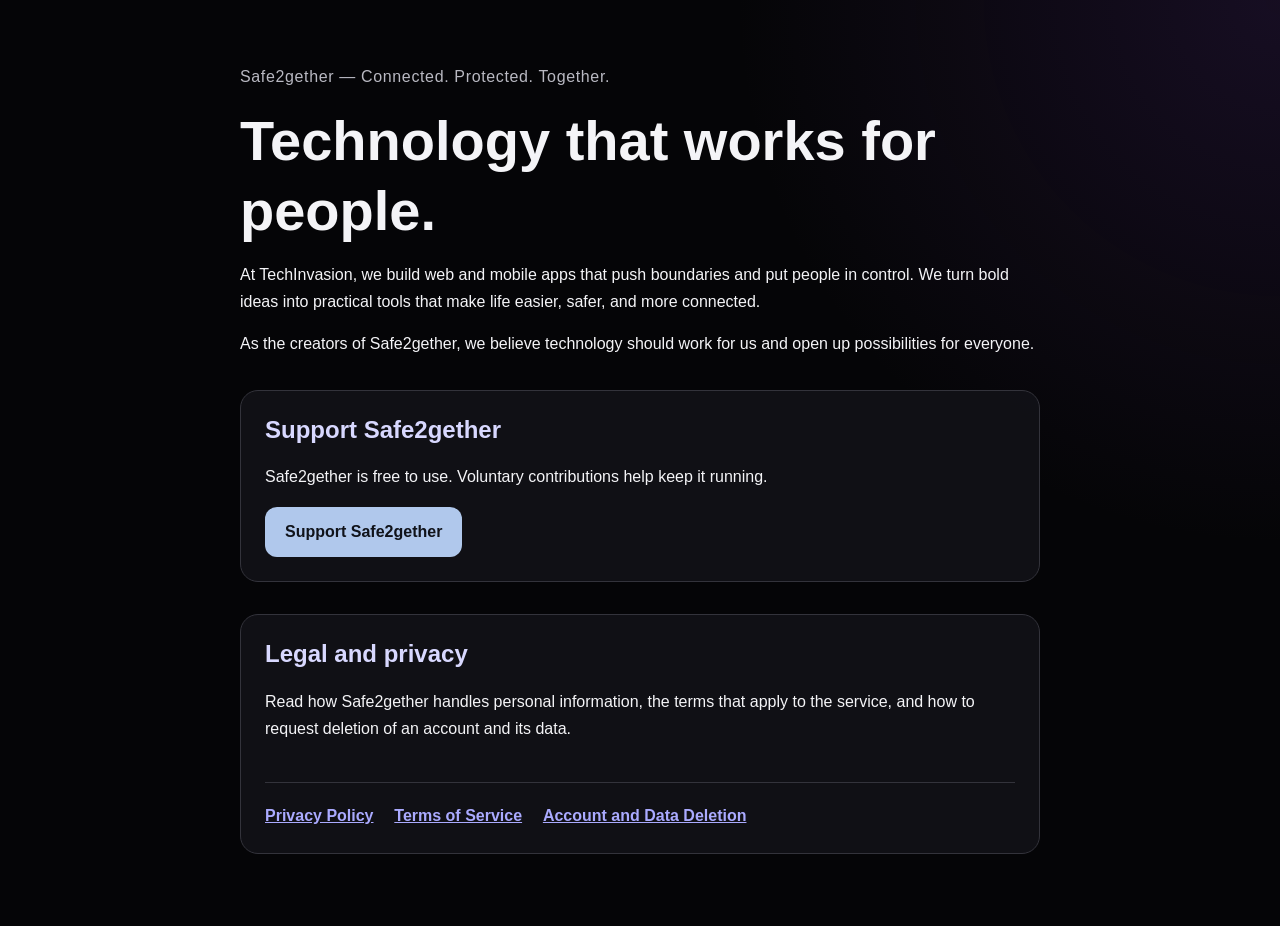
<file: index.html>
<!doctype html>
<html lang="en">
<head>
  <meta charset="utf-8">
  <meta name="viewport" content="width=device-width, initial-scale=1">
  <meta name="description" content="TechInvasion builds web and mobile apps that make life easier, safer, and more connected.">
  <title>TechInvasion | Creators of Safe2gether</title>
  <link rel="stylesheet" href="assets/style.css">
</head>
<body>
<main>
  <p class="brand">Safe2gether — Connected. Protected. Together.</p>
  <h1>Technology that works for people.</h1>
  <p>At TechInvasion, we build web and mobile apps that push boundaries and put
    people in control. We turn bold ideas into practical tools that make life
    easier, safer, and more connected.</p>
  <p>As the creators of Safe2gether, we believe technology should work for us
    and open up possibilities for everyone.</p>
  <div class="card">
    <h2>Support Safe2gether</h2>
    <p>Safe2gether is free to use. Voluntary contributions help keep it running.</p>
    <a class="button" href="/donation/payment/">Support Safe2gether</a>
  </div>
  <div class="card">
    <h2>Legal and privacy</h2>
    <p>Read how Safe2gether handles personal information, the terms that apply
    to the service, and how to request deletion of an account and its data.</p>
    <nav>
      <a href="privacy/">Privacy Policy</a>
      <a href="terms/">Terms of Service</a>
      <a href="data-deletion/">Account and Data Deletion</a>
    </nav>
  </div>
</main>
</body>
</html>
</file>
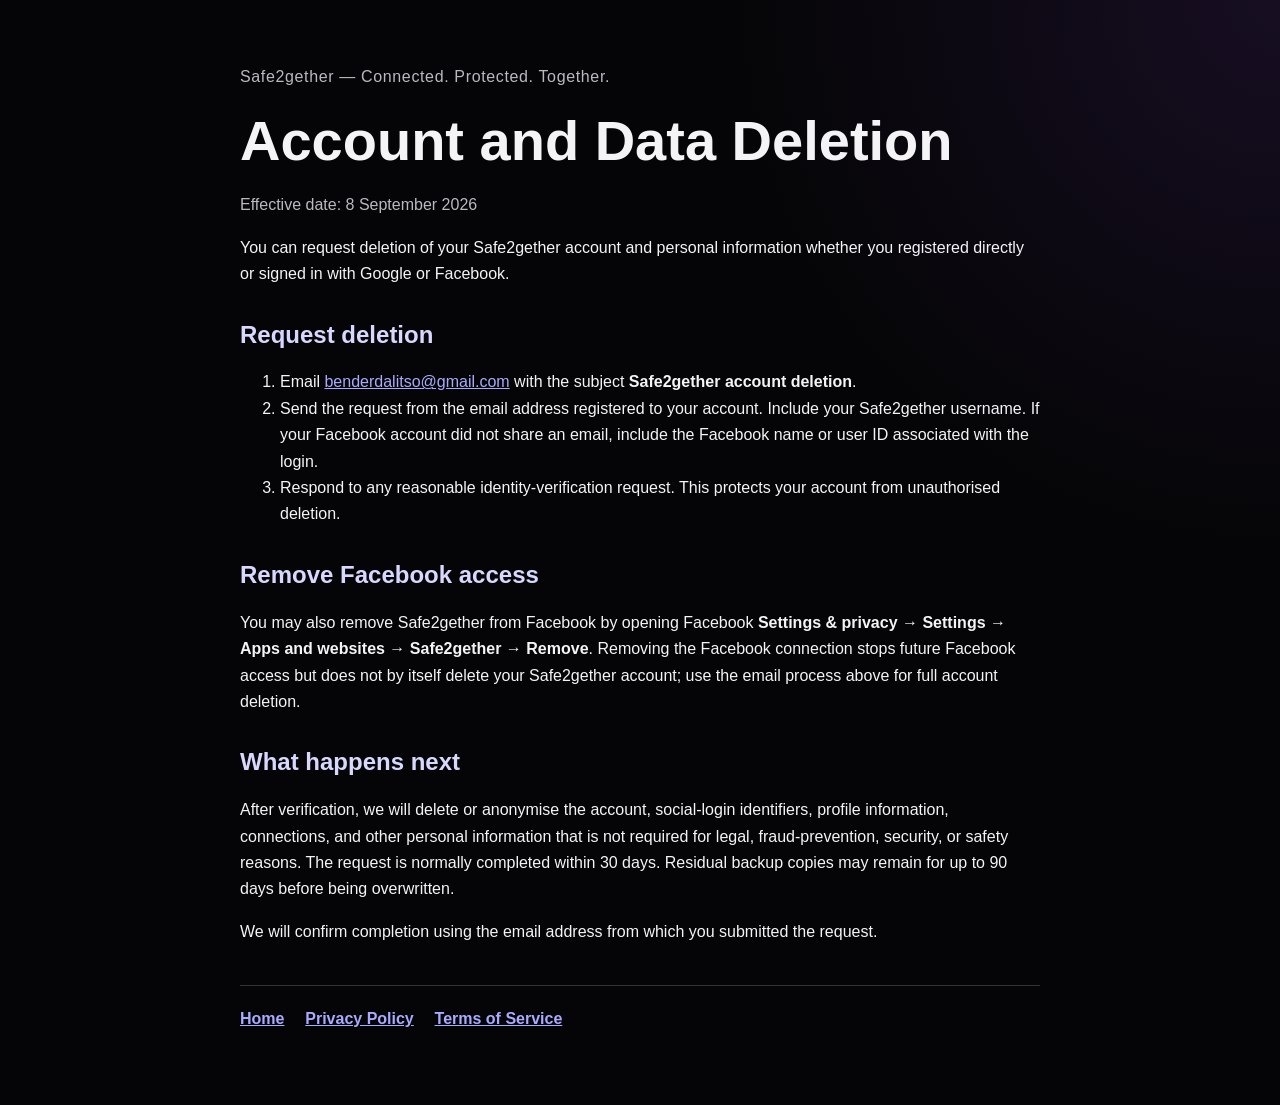
<file: data-deletion/index.html>
<!doctype html>
<html lang="en">
<head>
  <meta charset="utf-8">
  <meta name="viewport" content="width=device-width, initial-scale=1">
  <meta name="description" content="Instructions for deleting a Safe2gether account and personal data.">
  <title>Account and Data Deletion | Safe2gether</title>
  <link rel="stylesheet" href="../assets/style.css">
</head>
<body>
<main>
  <p class="brand">Safe2gether — Connected. Protected. Together.</p>
  <h1>Account and Data Deletion</h1>
  <p class="updated">Effective date: 8 September 2026</p>

  <p>You can request deletion of your Safe2gether account and personal information
  whether you registered directly or signed in with Google or Facebook.</p>

  <h2>Request deletion</h2>
  <ol>
    <li>Email <a href="mailto:benderdalitso@gmail.com?subject=Safe2gether%20account%20deletion">benderdalitso@gmail.com</a>
    with the subject <strong>Safe2gether account deletion</strong>.</li>
    <li>Send the request from the email address registered to your account. Include
    your Safe2gether username. If your Facebook account did not share an email,
    include the Facebook name or user ID associated with the login.</li>
    <li>Respond to any reasonable identity-verification request. This protects your
    account from unauthorised deletion.</li>
  </ol>

  <h2>Remove Facebook access</h2>
  <p>You may also remove Safe2gether from Facebook by opening Facebook
  <strong>Settings &amp; privacy</strong> → <strong>Settings</strong> →
  <strong>Apps and websites</strong> → <strong>Safe2gether</strong> →
  <strong>Remove</strong>. Removing the Facebook connection stops future Facebook
  access but does not by itself delete your Safe2gether account; use the email
  process above for full account deletion.</p>

  <h2>What happens next</h2>
  <p>After verification, we will delete or anonymise the account, social-login
  identifiers, profile information, connections, and other personal information
  that is not required for legal, fraud-prevention, security, or safety reasons.
  The request is normally completed within 30 days. Residual backup copies may
  remain for up to 90 days before being overwritten.</p>

  <p>We will confirm completion using the email address from which you submitted
  the request.</p>

  <nav>
    <a href="../">Home</a>
    <a href="../privacy/">Privacy Policy</a>
    <a href="../terms/">Terms of Service</a>
  </nav>
</main>
</body>
</html>
</file>
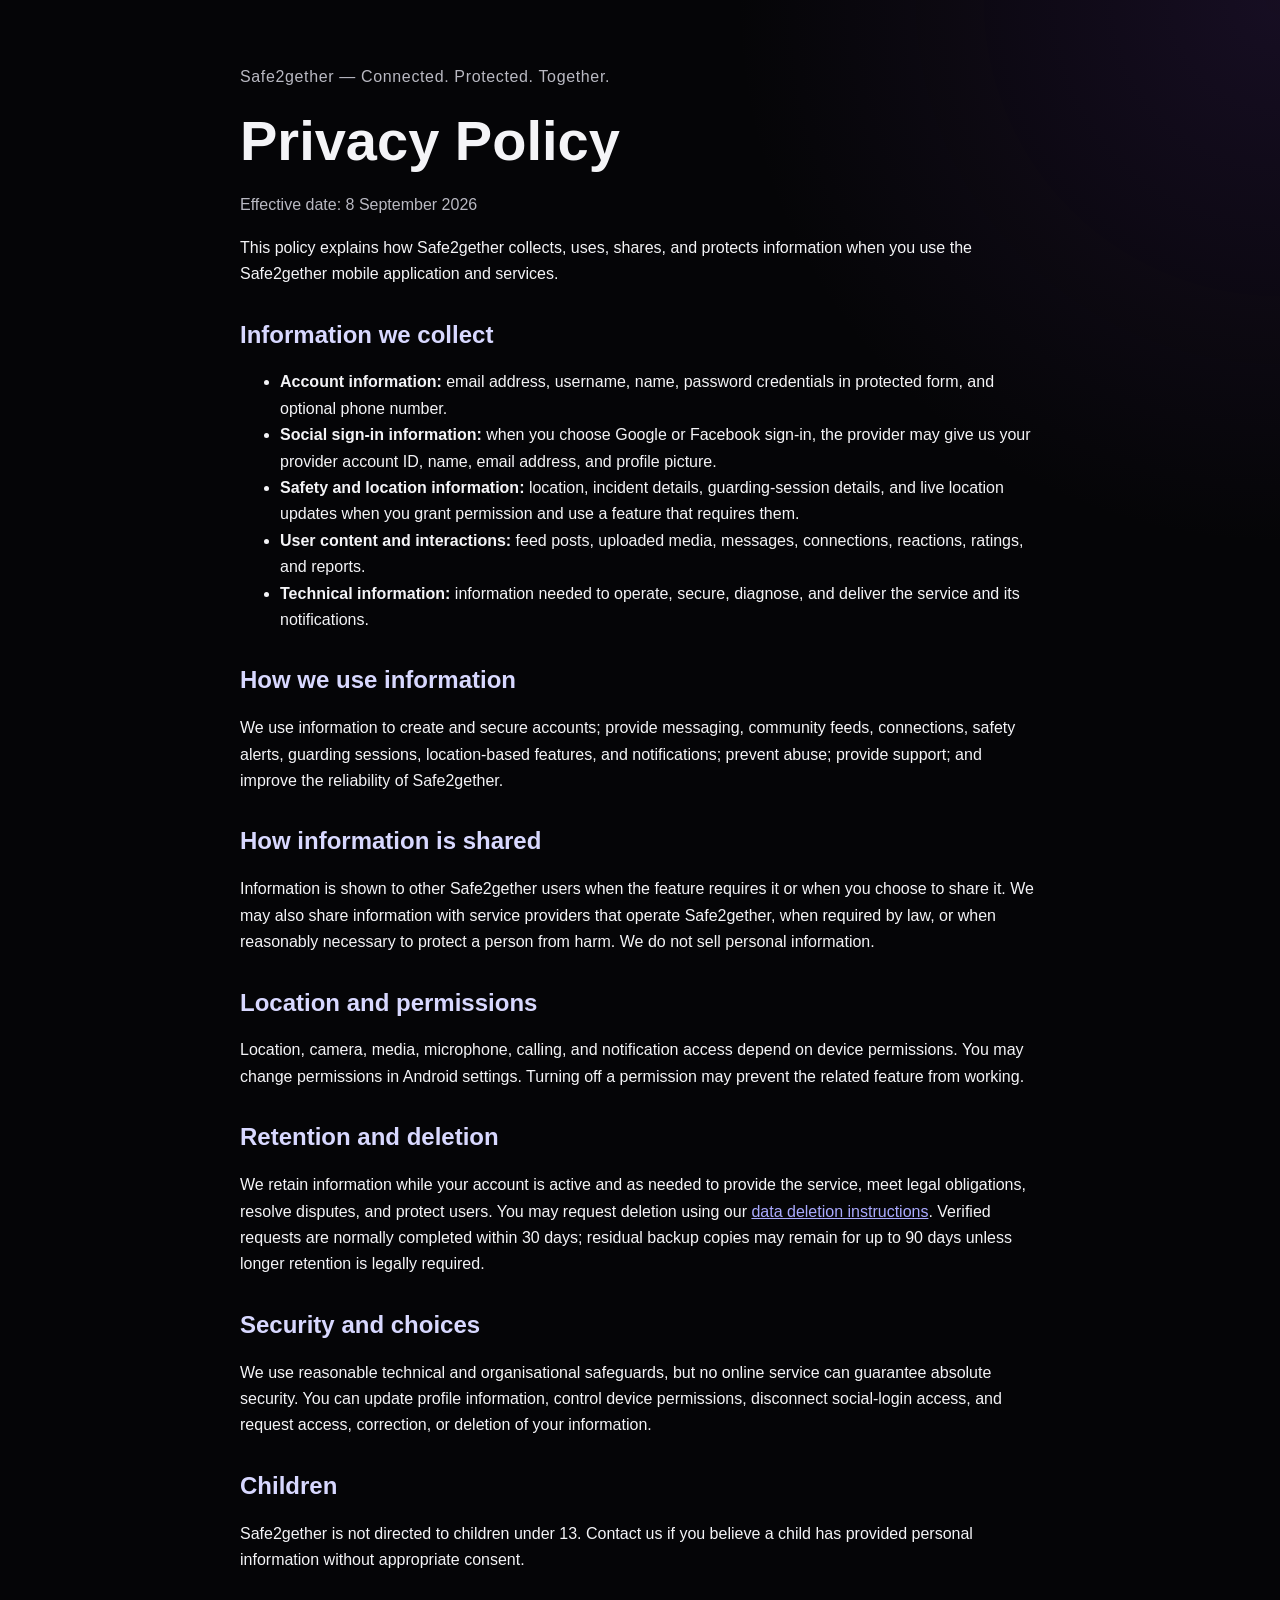
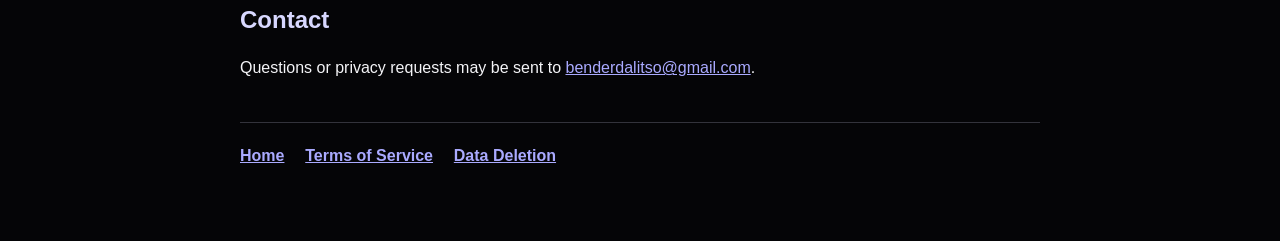
<file: privacy/index.html>
<!doctype html>
<html lang="en">
<head>
  <meta charset="utf-8">
  <meta name="viewport" content="width=device-width, initial-scale=1">
  <meta name="description" content="Safe2gether privacy policy.">
  <title>Privacy Policy | Safe2gether</title>
  <link rel="stylesheet" href="../assets/style.css">
</head>
<body>
<main>
  <p class="brand">Safe2gether — Connected. Protected. Together.</p>
  <h1>Privacy Policy</h1>
  <p class="updated">Effective date: 8 September 2026</p>

  <p>This policy explains how Safe2gether collects, uses, shares, and protects
  information when you use the Safe2gether mobile application and services.</p>

  <h2>Information we collect</h2>
  <ul>
    <li><strong>Account information:</strong> email address, username, name,
    password credentials in protected form, and optional phone number.</li>
    <li><strong>Social sign-in information:</strong> when you choose Google or
    Facebook sign-in, the provider may give us your provider account ID, name,
    email address, and profile picture.</li>
    <li><strong>Safety and location information:</strong> location, incident
    details, guarding-session details, and live location updates when you grant
    permission and use a feature that requires them.</li>
    <li><strong>User content and interactions:</strong> feed posts, uploaded
    media, messages, connections, reactions, ratings, and reports.</li>
    <li><strong>Technical information:</strong> information needed to operate,
    secure, diagnose, and deliver the service and its notifications.</li>
  </ul>

  <h2>How we use information</h2>
  <p>We use information to create and secure accounts; provide messaging,
  community feeds, connections, safety alerts, guarding sessions, location-based
  features, and notifications; prevent abuse; provide support; and improve the
  reliability of Safe2gether.</p>

  <h2>How information is shared</h2>
  <p>Information is shown to other Safe2gether users when the feature requires it
  or when you choose to share it. We may also share information with service
  providers that operate Safe2gether, when required by law, or when reasonably
  necessary to protect a person from harm. We do not sell personal information.</p>

  <h2>Location and permissions</h2>
  <p>Location, camera, media, microphone, calling, and notification access depend
  on device permissions. You may change permissions in Android settings. Turning
  off a permission may prevent the related feature from working.</p>

  <h2>Retention and deletion</h2>
  <p>We retain information while your account is active and as needed to provide
  the service, meet legal obligations, resolve disputes, and protect users. You
  may request deletion using our <a href="../data-deletion/">data deletion
  instructions</a>. Verified requests are normally completed within 30 days;
  residual backup copies may remain for up to 90 days unless longer retention is
  legally required.</p>

  <h2>Security and choices</h2>
  <p>We use reasonable technical and organisational safeguards, but no online
  service can guarantee absolute security. You can update profile information,
  control device permissions, disconnect social-login access, and request access,
  correction, or deletion of your information.</p>

  <h2>Children</h2>
  <p>Safe2gether is not directed to children under 13. Contact us if you believe a
  child has provided personal information without appropriate consent.</p>

  <h2>Contact</h2>
  <p>Questions or privacy requests may be sent to
  <a href="mailto:benderdalitso@gmail.com">benderdalitso@gmail.com</a>.</p>

  <nav>
    <a href="../">Home</a>
    <a href="../terms/">Terms of Service</a>
    <a href="../data-deletion/">Data Deletion</a>
  </nav>
</main>
</body>
</html>
</file>
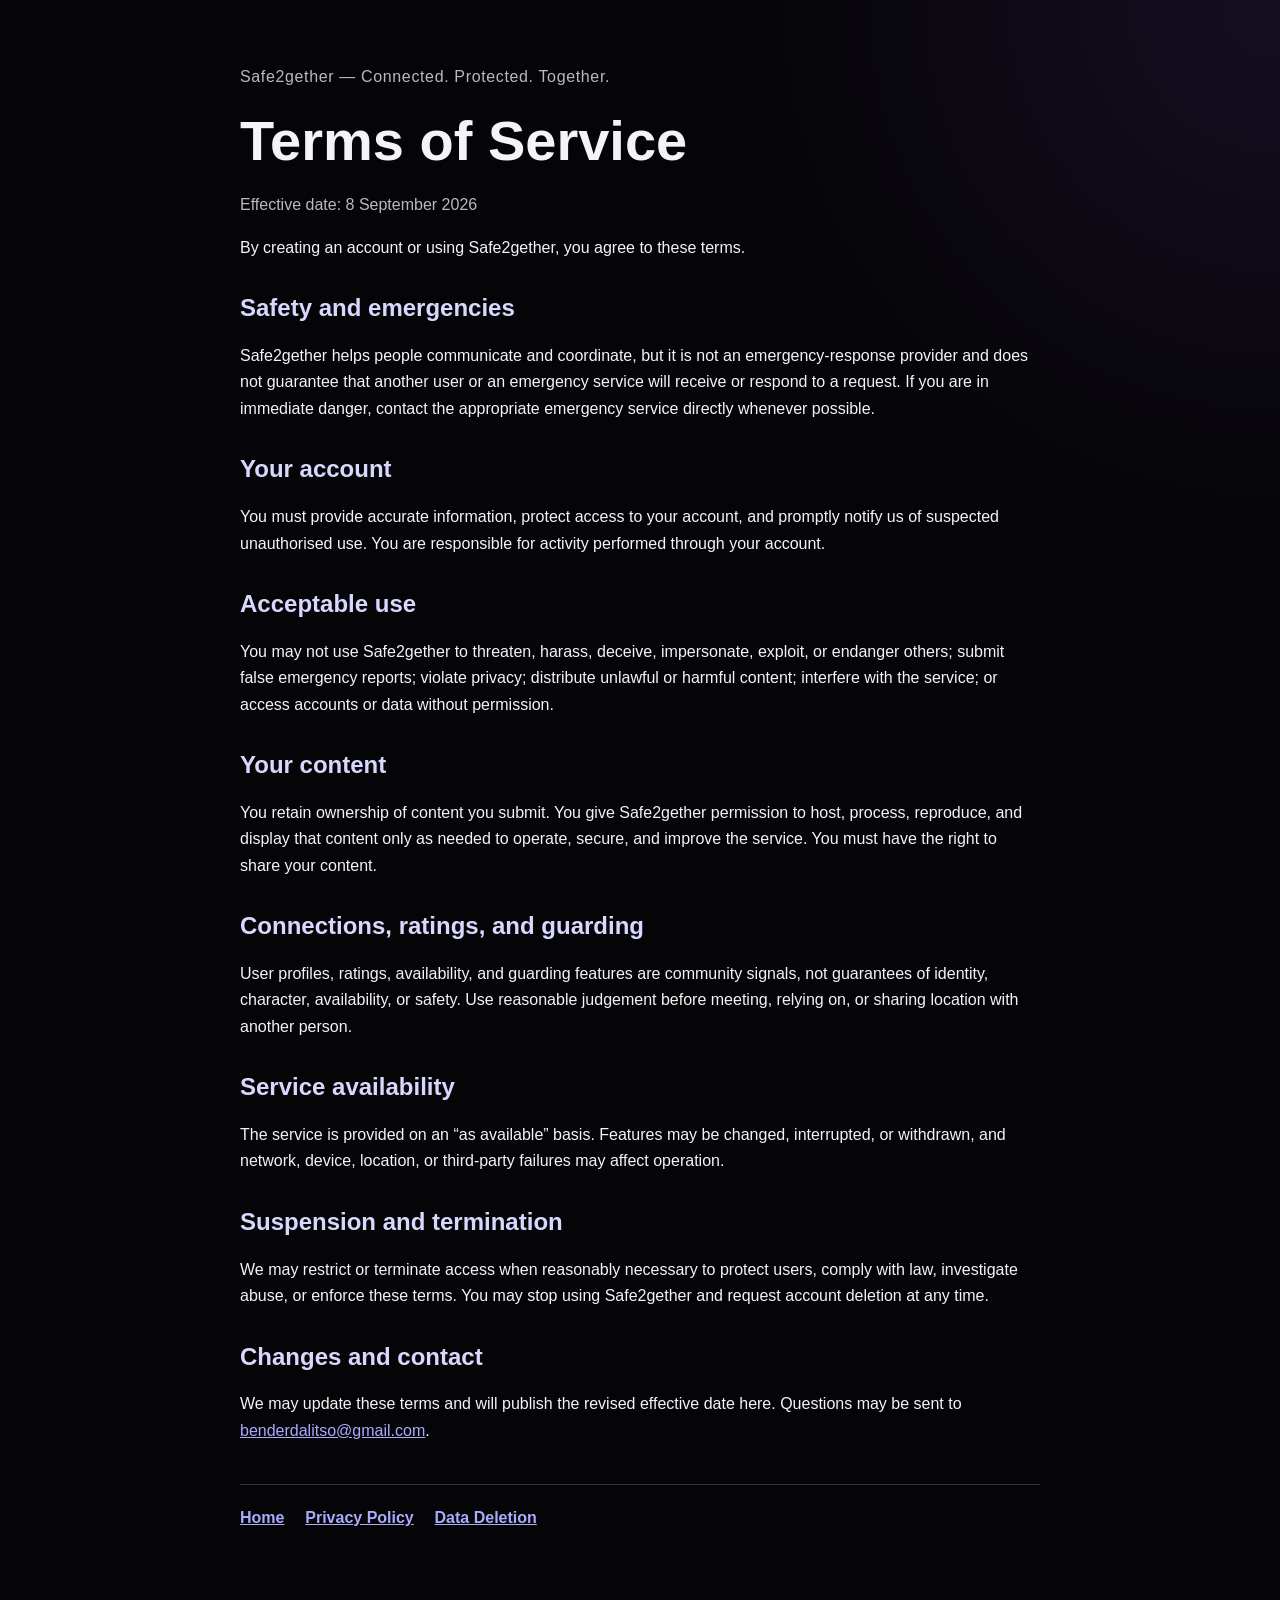
<file: terms/index.html>
<!doctype html>
<html lang="en">
<head>
  <meta charset="utf-8">
  <meta name="viewport" content="width=device-width, initial-scale=1">
  <meta name="description" content="Safe2gether terms of service.">
  <title>Terms of Service | Safe2gether</title>
  <link rel="stylesheet" href="../assets/style.css">
</head>
<body>
<main>
  <p class="brand">Safe2gether — Connected. Protected. Together.</p>
  <h1>Terms of Service</h1>
  <p class="updated">Effective date: 8 September 2026</p>

  <p>By creating an account or using Safe2gether, you agree to these terms.</p>

  <h2>Safety and emergencies</h2>
  <p>Safe2gether helps people communicate and coordinate, but it is not an
  emergency-response provider and does not guarantee that another user or an
  emergency service will receive or respond to a request. If you are in immediate
  danger, contact the appropriate emergency service directly whenever possible.</p>

  <h2>Your account</h2>
  <p>You must provide accurate information, protect access to your account, and
  promptly notify us of suspected unauthorised use. You are responsible for
  activity performed through your account.</p>

  <h2>Acceptable use</h2>
  <p>You may not use Safe2gether to threaten, harass, deceive, impersonate, exploit,
  or endanger others; submit false emergency reports; violate privacy; distribute
  unlawful or harmful content; interfere with the service; or access accounts or
  data without permission.</p>

  <h2>Your content</h2>
  <p>You retain ownership of content you submit. You give Safe2gether permission to
  host, process, reproduce, and display that content only as needed to operate,
  secure, and improve the service. You must have the right to share your content.</p>

  <h2>Connections, ratings, and guarding</h2>
  <p>User profiles, ratings, availability, and guarding features are community
  signals, not guarantees of identity, character, availability, or safety. Use
  reasonable judgement before meeting, relying on, or sharing location with
  another person.</p>

  <h2>Service availability</h2>
  <p>The service is provided on an “as available” basis. Features may be changed,
  interrupted, or withdrawn, and network, device, location, or third-party
  failures may affect operation.</p>

  <h2>Suspension and termination</h2>
  <p>We may restrict or terminate access when reasonably necessary to protect users,
  comply with law, investigate abuse, or enforce these terms. You may stop using
  Safe2gether and request account deletion at any time.</p>

  <h2>Changes and contact</h2>
  <p>We may update these terms and will publish the revised effective date here.
  Questions may be sent to
  <a href="mailto:benderdalitso@gmail.com">benderdalitso@gmail.com</a>.</p>

  <nav>
    <a href="../">Home</a>
    <a href="../privacy/">Privacy Policy</a>
    <a href="../data-deletion/">Data Deletion</a>
  </nav>
</main>
</body>
</html>
</file>
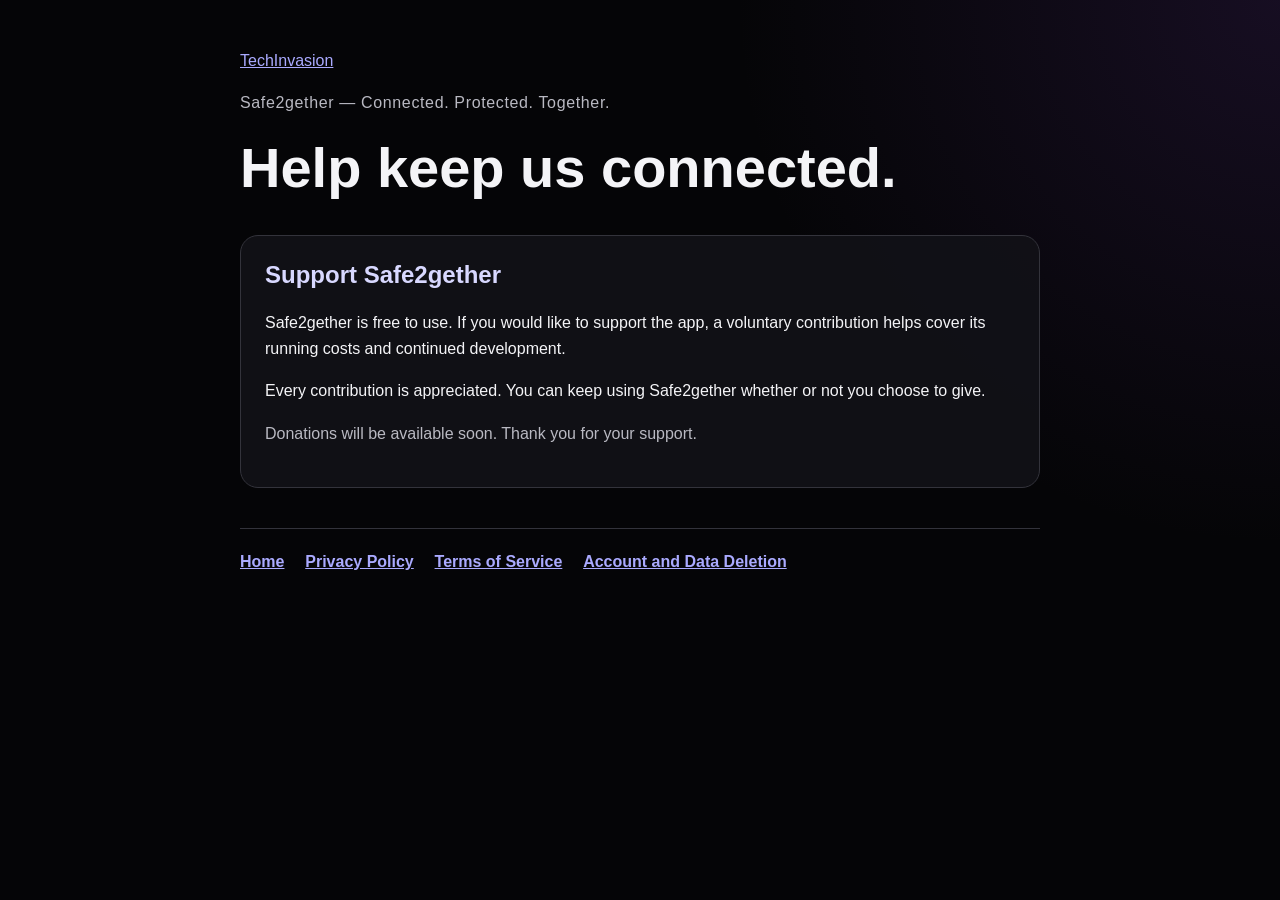
<file: donation/payment/index.html>
<!doctype html>
<html lang="en">
<head>
  <meta charset="utf-8">
  <meta name="viewport" content="width=device-width, initial-scale=1">
  <meta name="description" content="Support Safe2gether with a voluntary contribution and help keep community safety accessible.">
  <title>Support Safe2gether | TechInvasion</title>
  <link rel="canonical" href="https://techinvasion.co.za/donation/payment/">
  <link rel="stylesheet" href="/assets/style.css">
</head>
<body>
<main>
  <a href="/">TechInvasion</a>
  <p class="brand">Safe2gether — Connected. Protected. Together.</p>
  <h1>Help keep us connected.</h1>
  <div class="card">
    <h2>Support Safe2gether</h2>
    <p>Safe2gether is free to use. If you would like to support the app, a
      voluntary contribution helps cover its running costs and continued development.</p>
    <p>Every contribution is appreciated. You can keep using Safe2gether whether
      or not you choose to give.</p>
    <p class="updated" id="donation-status">Donations will be available soon. Thank you for your support.</p>
  </div>
  <nav aria-label="Information">
    <a href="/">Home</a>
    <a href="/privacy/">Privacy Policy</a>
    <a href="/terms/">Terms of Service</a>
    <a href="/data-deletion/">Account and Data Deletion</a>
  </nav>
</main>
</body>
</html>
</file>
<file: assets/style.css>
:root {
  color-scheme: dark;
  font-family: Inter, Arial, sans-serif;
  background: #050507;
  color: #f4f4f7;
}

* {
  box-sizing: border-box;
}

body {
  margin: 0;
  background:
    radial-gradient(circle at top right, rgba(85, 45, 130, 0.22), transparent 34rem),
    #050507;
  line-height: 1.65;
}

main {
  width: min(800px, calc(100% - 40px));
  margin: 0 auto;
  padding: 48px 0 72px;
}

h1,
h2 {
  line-height: 1.25;
}

h1 {
  margin: 0;
  font-size: clamp(2rem, 6vw, 3.5rem);
}

h2 {
  margin-top: 2rem;
  color: #d8d8ff;
}

a {
  color: #aaaaff;
}

.brand {
  color: #b9b9c2;
  letter-spacing: 0.04em;
}

.updated {
  color: #b9b9c2;
}

.card {
  margin-top: 2rem;
  padding: 1.5rem;
  border: 1px solid #33333b;
  border-radius: 18px;
  background: rgba(18, 18, 24, 0.86);
}

nav {
  display: flex;
  flex-wrap: wrap;
  gap: 0.9rem 1.3rem;
  margin-top: 2.5rem;
  padding-top: 1.25rem;
  border-top: 1px solid #33333b;
}

nav a {
  font-weight: 600;
}

.card > h2:first-child {
  margin-top: 0;
}

.button {
  display: inline-block;
  padding: 0.75rem 1.25rem;
  border-radius: 12px;
  background: #b0c8ec;
  color: #10131a;
  font-weight: 700;
  text-decoration: none;
}

.button:hover {
  background: #c8dcfa;
}

.button:focus-visible {
  outline: 3px solid #f4f4f7;
  outline-offset: 4px;
}
</file>
